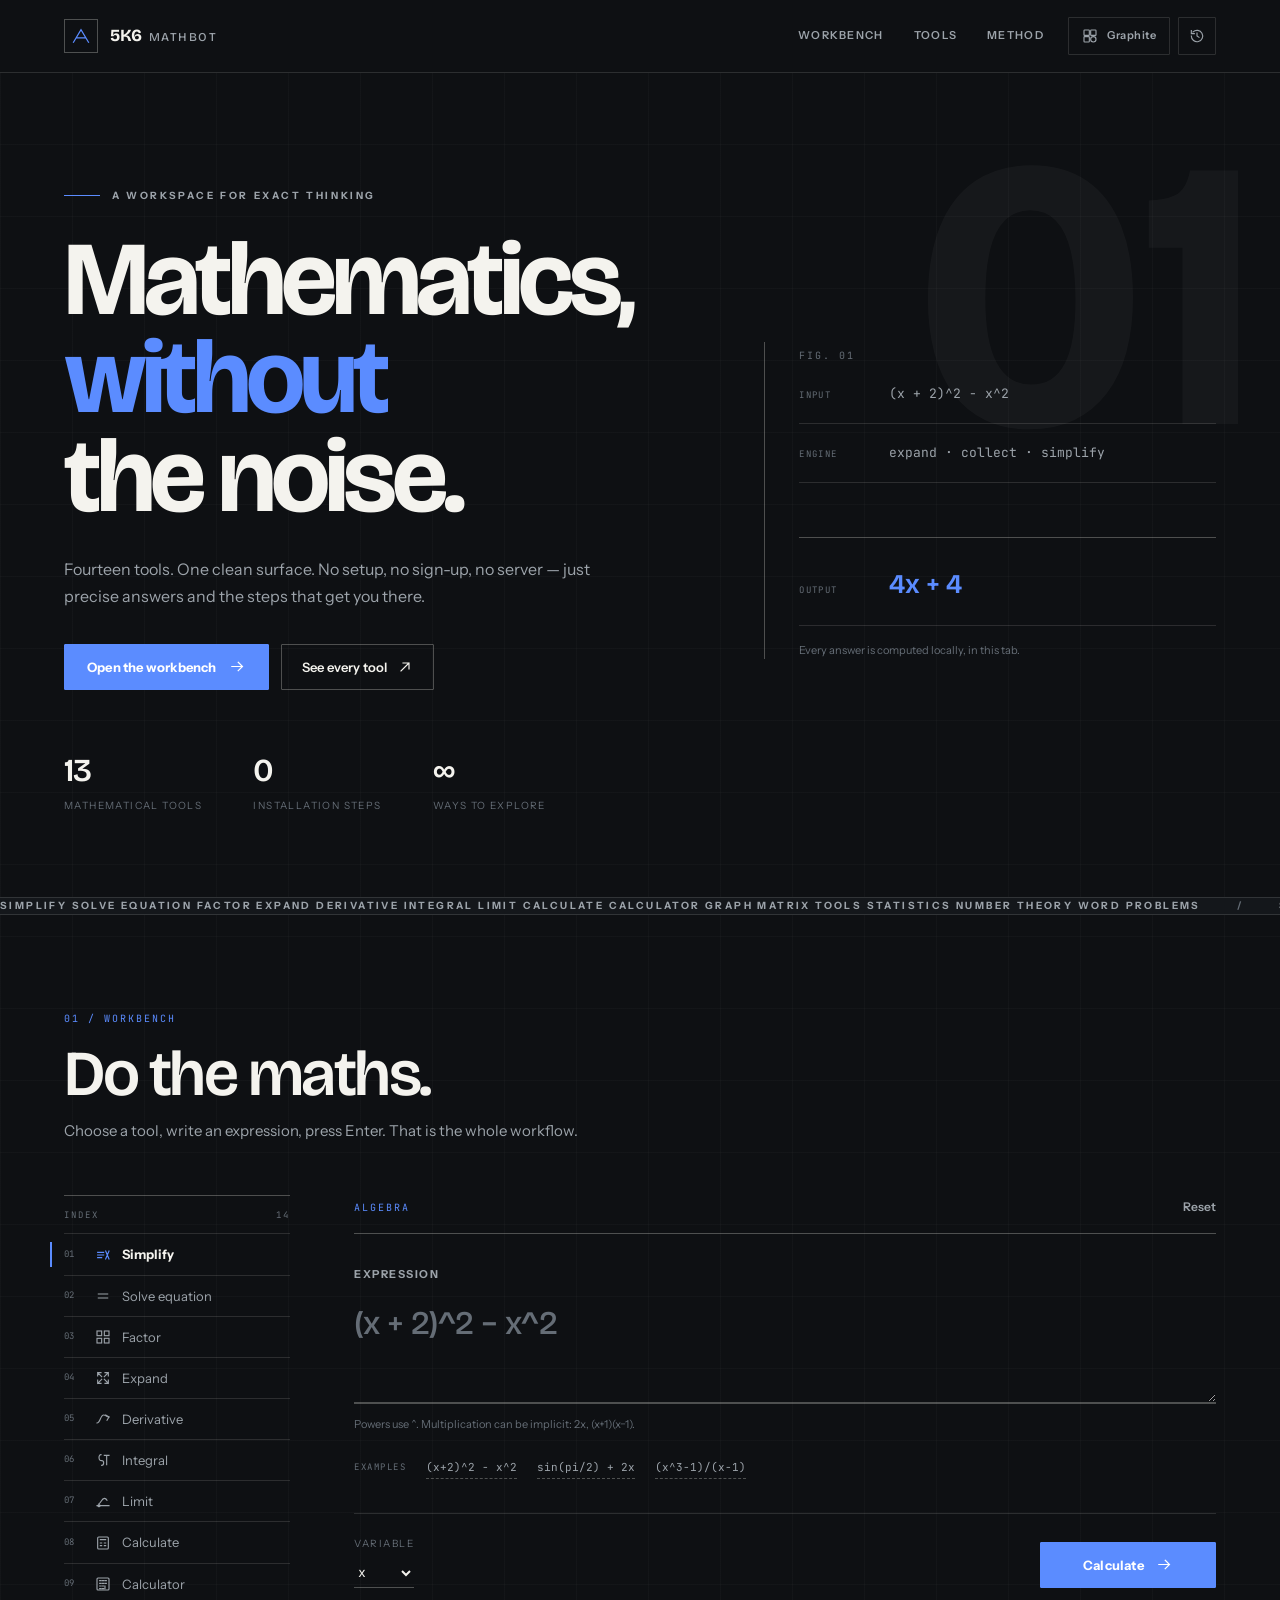
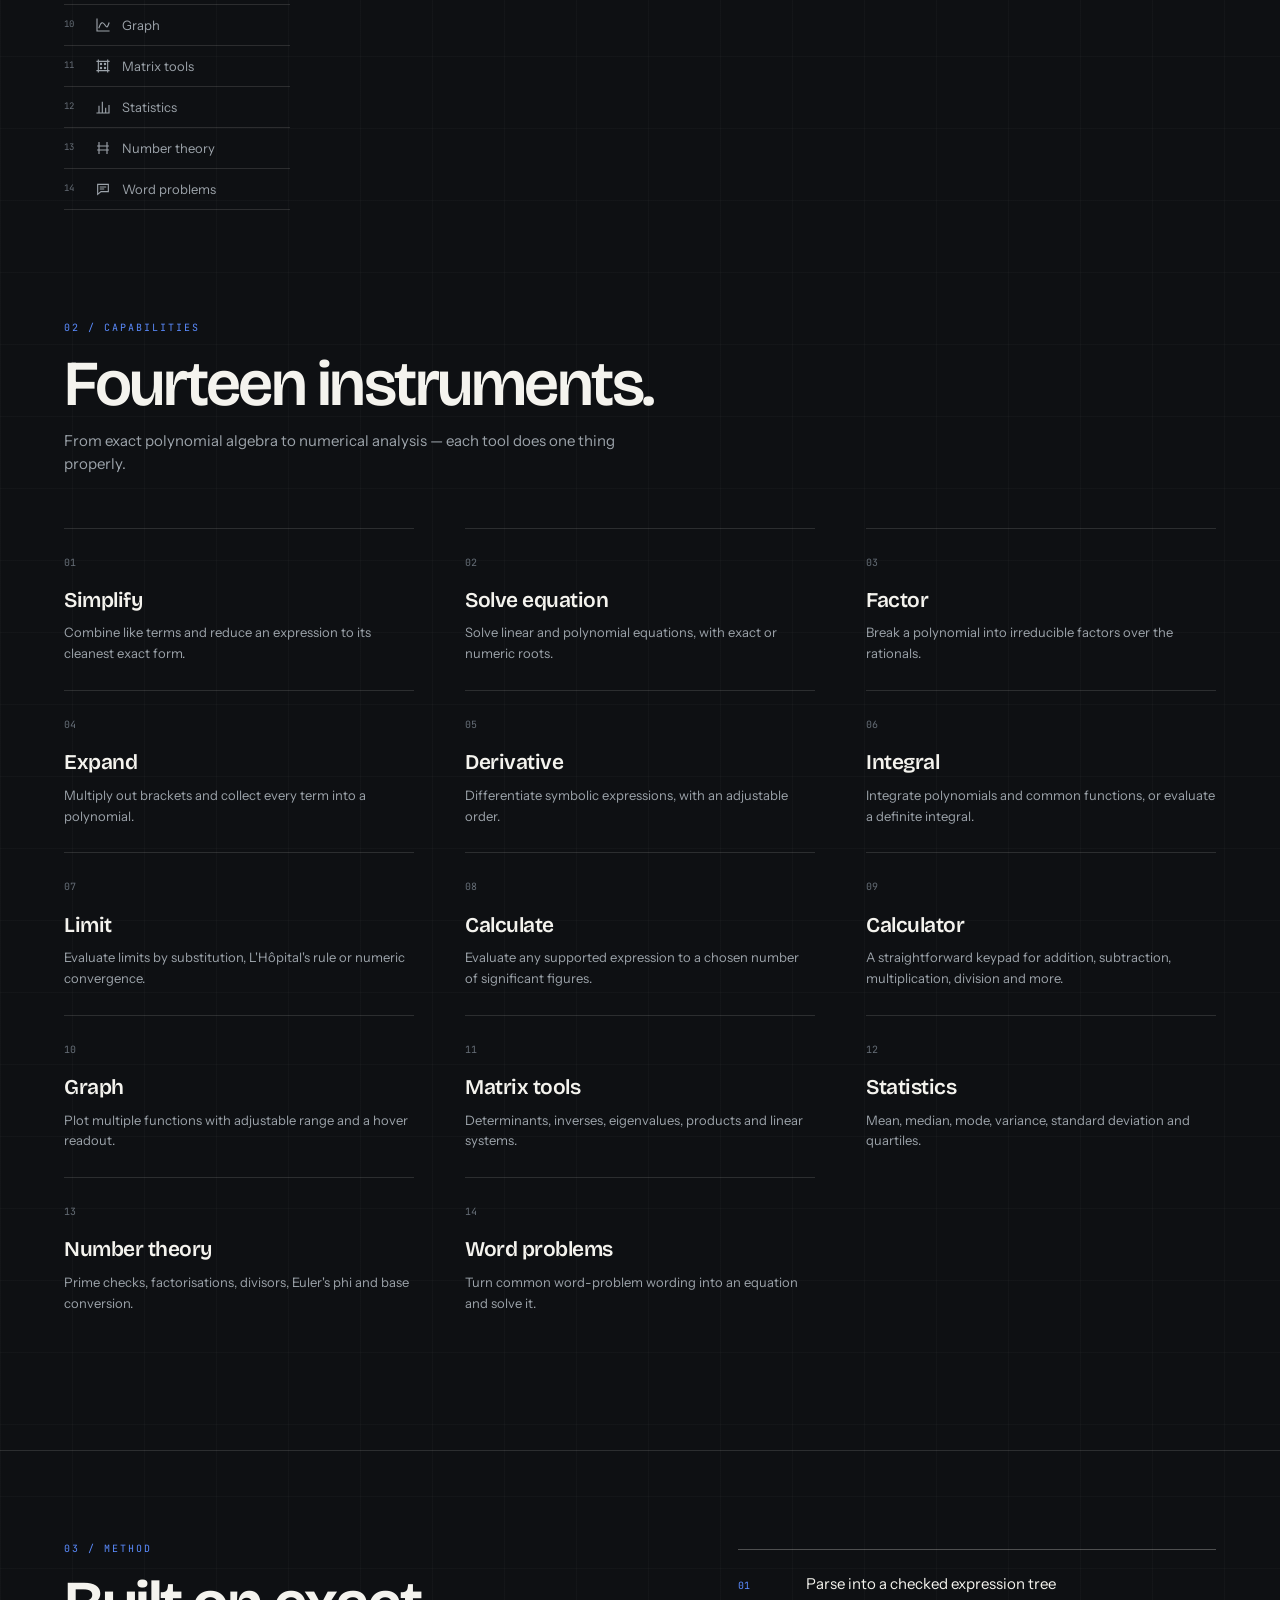
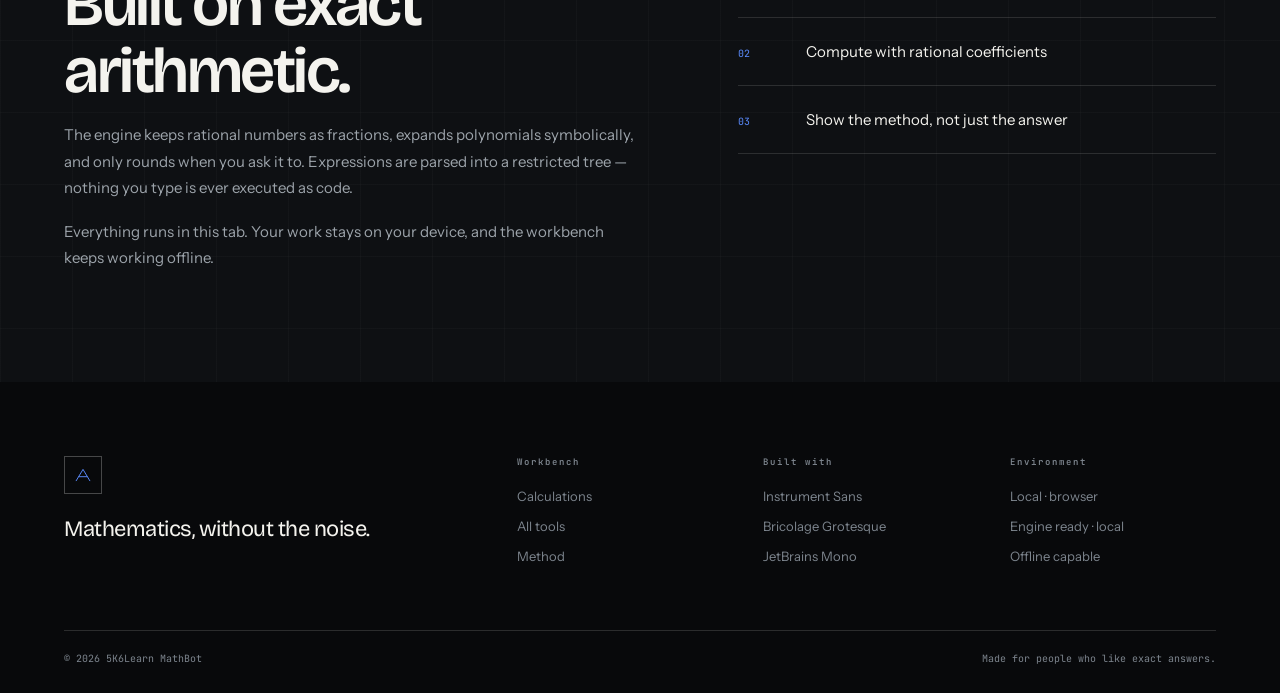
<file: frontend/index.html>
<!doctype html>
<html lang="en" data-palette="graphite">
<head>
<meta charset="utf-8">
<meta name="viewport" content="width=device-width, initial-scale=1, viewport-fit=cover">
<meta name="description" content="5K6Learn MathBot — a precise mathematics workbench that runs entirely in your browser.">
<title>5K6Learn MathBot — Mathematics, without the noise</title>
<link rel="icon" href="data:image/svg+xml,%3Csvg xmlns='http://www.w3.org/2000/svg' viewBox='0 0 64 64'%3E%3Crect width='64' height='64' fill='%230e1013'/%3E%3Cpath d='M14 46 32 14l18 32M21 36h22' stroke='%235b8cff' stroke-width='5' fill='none'/%3E%3C/svg%3E">
<link rel="stylesheet" href="css/fonts.css">
<link rel="stylesheet" href="css/base.css">
<link rel="stylesheet" href="css/palettes.css">
<link rel="stylesheet" href="css/layout.css">
<link rel="stylesheet" href="css/components.css">
</head>
<body>

<!-- Icon library: stroke-based, no emoji or glyph characters -->
<svg class="icon-sprite" aria-hidden="true" xmlns="http://www.w3.org/2000/svg">
  <symbol id="i-logo" viewBox="0 0 32 32"><path d="M4 26 16 6l12 20M9 19h14"/></symbol>
  <symbol id="i-arrow-right" viewBox="0 0 24 24"><path d="M4 12h15M13 6l6 6-6 6"/></symbol>
  <symbol id="i-arrow-diag" viewBox="0 0 24 24"><path d="M6 18 18 6M9 6h9v9"/></symbol>
  <symbol id="i-swatches" viewBox="0 0 24 24"><rect x="3" y="3" width="8" height="8" rx="1"/><rect x="13" y="3" width="8" height="8" rx="1"/><rect x="3" y="13" width="8" height="8" rx="1"/><circle cx="17" cy="17" r="4"/></symbol>
  <symbol id="i-history" viewBox="0 0 24 24"><path d="M3.5 12a8.5 8.5 0 1 0 2.6-6.1M3.5 4v4.5H8M12 7.5V12l3 2"/></symbol>
  <symbol id="i-close" viewBox="0 0 24 24"><path d="M6 6l12 12M18 6 6 18"/></symbol>
  <symbol id="i-copy" viewBox="0 0 24 24"><rect x="8" y="8" width="12" height="12" rx="1.5"/><path d="M16 8V6a2 2 0 0 0-2-2H6a2 2 0 0 0-2 2v8a2 2 0 0 0 2 2h2"/></symbol>
  <symbol id="i-bookmark" viewBox="0 0 24 24"><path d="M6 4h12v17l-6-4-6 4z"/></symbol>
  <symbol id="i-reset" viewBox="0 0 24 24"><path d="M20 6v5h-5M4 18v-5h5"/><path d="M19 11a7 7 0 0 0-12-3L4 11M5 13a7 7 0 0 0 12 3l3-3"/></symbol>
  <symbol id="i-trash" viewBox="0 0 24 24"><path d="M4 7h16M9 7V5h6v2M6 7l1 13h10l1-13M10 11v5M14 11v5"/></symbol>
  <symbol id="i-search" viewBox="0 0 24 24"><circle cx="11" cy="11" r="6.5"/><path d="m16 16 4.5 4.5"/></symbol>
  <symbol id="i-chevron" viewBox="0 0 24 24"><path d="m8 10 4 4 4-4"/></symbol>
  <symbol id="i-simplify" viewBox="0 0 24 24"><path d="M4 8h9M4 12h9M4 16h6M16 6l5 12M21 6 16 18"/></symbol>
  <symbol id="i-solve" viewBox="0 0 24 24"><path d="M5 9h14M5 15h14"/></symbol>
  <symbol id="i-factor" viewBox="0 0 24 24"><rect x="3" y="3" width="7" height="7"/><rect x="14" y="3" width="7" height="7"/><rect x="3" y="14" width="7" height="7"/><rect x="14" y="14" width="7" height="7"/></symbol>
  <symbol id="i-expand" viewBox="0 0 24 24"><path d="M9 4H4v5M15 4h5v5M9 20H4v-5M15 20h5v-5M4 4l6 6M20 4l-6 6M4 20l6-6M20 20l-6-6"/></symbol>
  <symbol id="i-derivative" viewBox="0 0 24 24"><path d="M3 18c5 0 5-12 10-12 3 0 4 3 8 3"/><path d="m16 6 5 3-3 5"/></symbol>
  <symbol id="i-integral" viewBox="0 0 24 24"><path d="M9 4c-2 0-3 2-3 4 0 5 2 5 4 5 2 0 3 1 3 3 0 2-1 4-3 4"/><path d="M14 5h7M17.5 5v14"/></symbol>
  <symbol id="i-limit" viewBox="0 0 24 24"><path d="M3 19h18M6 16c3-1 4-8 8-8 2 0 3 1 4 3"/><circle cx="6" cy="19" r="1.5"/></symbol>
  <symbol id="i-calculate" viewBox="0 0 24 24"><rect x="4" y="3" width="16" height="18" rx="1.5"/><path d="M8 7h8M8 12h2M14 12h2M8 16h2M14 16h2"/></symbol>
  <symbol id="i-keypad" viewBox="0 0 24 24"><rect x="3" y="3" width="18" height="18" rx="1.5"/><path d="M7 7h2M11 7h2M15 7h2M7 11h2M11 11h2M15 11h2M7 15h2M11 15h2M15 15v4M7 19h2M11 19h2"/></symbol>
  <symbol id="i-backspace" viewBox="0 0 24 24"><path d="M9 5h11a2 2 0 0 1 2 2v10a2 2 0 0 1-2 2H9L2 12z"/><path d="m12 9 6 6M18 9l-6 6"/></symbol>
  <symbol id="i-graph" viewBox="0 0 24 24"><path d="M3 3v18h18"/><path d="M6 16c3-9 6-9 9-4s4 3 6-3"/></symbol>
  <symbol id="i-matrix" viewBox="0 0 24 24"><path d="M5 3v18M19 3v18M3 5h18M3 19h18"/><circle cx="9" cy="9" r="1"/><circle cx="15" cy="9" r="1"/><circle cx="9" cy="15" r="1"/><circle cx="15" cy="15" r="1"/></symbol>
  <symbol id="i-stats" viewBox="0 0 24 24"><path d="M3 21h18M6 21V11M11 21V5M16 21v-7M21 21v-11"/></symbol>
  <symbol id="i-number" viewBox="0 0 24 24"><path d="M6 4v16M18 4v16M4 9h16M4 15h16"/></symbol>
  <symbol id="i-word" viewBox="0 0 24 24"><path d="M4 5h16v11H9l-5 4z"/><path d="M8 9h8M8 12h5"/></symbol>
  <symbol id="i-check" viewBox="0 0 24 24"><path d="m5 12 4.5 4.5L19 7"/></symbol>
  <symbol id="i-info" viewBox="0 0 24 24"><circle cx="12" cy="12" r="9"/><path d="M12 11v5M12 7.5v.5"/></symbol>
  <symbol id="i-menu" viewBox="0 0 24 24"><path d="M4 7h16M4 12h16M4 17h16"/></symbol>
</svg>

<header class="site-header">
  <div class="header-inner">
    <a class="brand" href="#top" aria-label="5K6Learn MathBot">
      <span class="brand-mark"><svg class="icon"><use href="#i-logo"/></svg></span>
      <span class="brand-text"><b>5K6</b><span>MATHBOT</span></span>
    </a>
    <nav class="main-nav" aria-label="Main navigation">
      <a href="#workbench">Workbench</a>
      <a href="#tools">Tools</a>
      <a href="#method">Method</a>
    </nav>
    <div class="header-actions">
      <div class="palette-wrap">
        <button class="header-btn" id="paletteToggle" aria-label="Colour palette" aria-expanded="false">
          <svg class="icon"><use href="#i-swatches"/></svg><span id="paletteName">Graphite</span>
        </button>
        <div class="palette-menu" id="paletteMenu" hidden></div>
      </div>
      <button class="header-btn icon-only" id="historyToggle" aria-label="History" title="History">
        <svg class="icon"><use href="#i-history"/></svg>
      </button>
      <button class="header-btn icon-only mobile-menu" id="mobileMenu" aria-label="Menu">
        <svg class="icon"><use href="#i-menu"/></svg>
      </button>
    </div>
  </div>
</header>

<main id="top">
  <section class="hero">
    <div class="hero-grid">
      <div class="hero-copy">
        <p class="kicker"><span class="kicker-rule"></span> A WORKSPACE FOR EXACT THINKING</p>
        <h1>Mathematics,<br><span class="accent-word">without</span><br>the noise.</h1>
        <p class="hero-lede"><span id="heroToolCount">Fourteen</span> tools. One clean surface. No setup, no sign-up, no server — just precise answers and the steps that get you there.</p>
        <div class="hero-actions">
          <a class="btn-solid" href="#workbench">Open the workbench <svg class="icon"><use href="#i-arrow-right"/></svg></a>
          <a class="btn-line" href="#tools">See every tool <svg class="icon"><use href="#i-arrow-diag"/></svg></a>
        </div>
        <dl class="hero-facts">
          <div><dt>13</dt><dd>mathematical tools</dd></div>
          <div><dt>0</dt><dd>installation steps</dd></div>
          <div><dt>∞</dt><dd>ways to explore</dd></div>
        </dl>
      </div>
      <div class="hero-demo" aria-hidden="true">
        <span class="demo-index">FIG. 01</span>
        <div class="demo-line"><span>INPUT</span><code>(x + 2)^2 − x^2</code></div>
        <div class="demo-line"><span>ENGINE</span><code>expand · collect · simplify</code></div>
        <div class="demo-line result"><span>OUTPUT</span><code>4x + 4</code></div>
        <p class="demo-caption">Every answer is computed locally, in this tab.</p>
      </div>
    </div>
    <span class="hero-watermark" aria-hidden="true">01</span>
  </section>

  <div class="ticker" aria-hidden="true">
    <div class="ticker-track" id="tickerTrack"></div>
  </div>

  <section class="workbench" id="workbench">
    <div class="section-head">
      <span class="section-number">01 / WORKBENCH</span>
      <h2>Do the maths.</h2>
      <p>Choose a tool, write an expression, press Enter. That is the whole workflow.</p>
    </div>

    <div class="bench-layout">
      <aside class="tool-index" id="toolIndex" aria-label="Tools">
        <div class="tool-index-head"><span>INDEX</span><span id="toolCount">13</span></div>
        <nav class="tool-list" id="toolList"></nav>
      </aside>

      <div class="bench-main">
        <form id="calcForm" novalidate>
          <div class="bench-topline">
            <span class="bench-mode" id="modeLabel">SIMPLIFY</span>
            <button type="button" class="text-btn" id="clearBtn">Reset</button>
          </div>

          <label class="input-label" for="expression" id="inputLabel">Expression</label>
          <div class="input-field">
            <textarea id="expression" rows="2" spellcheck="false" autocomplete="off"
                      placeholder="(x + 2)^2 − x^2" aria-describedby="fieldHint"></textarea>
          </div>
          <p class="field-hint" id="fieldHint">Use ^ for powers. Multiplication can be implicit: 2x, (x+1)(x−1).</p>

          <div class="keypad" id="keypad" hidden></div>

          <div class="extra-fields" id="extraFields"></div>

          <div class="examples" id="examples"></div>

          <div class="bench-controls">
            <div class="control-group" id="variableShell">
              <label for="variable">Variable</label>
              <select id="variable"><option>x</option><option>y</option><option>z</option><option>t</option><option>a</option><option>b</option><option>n</option></select>
            </div>
            <button type="submit" class="btn-solid run-btn" id="solveBtn">
              <span class="run-label">Calculate</span>
              <svg class="icon"><use href="#i-arrow-right"/></svg>
              <span class="spinner" aria-hidden="true"></span>
            </button>
          </div>
        </form>

        <div class="alert" id="errorBox" role="alert" hidden>
          <svg class="icon"><use href="#i-info"/></svg><span id="errorText"></span>
        </div>

        <section class="result" id="resultCard" aria-live="polite" hidden>
          <div class="result-header">
            <div>
              <span class="result-kicker">ANSWER</span>
              <h3 id="resultTitle">Solution</h3>
            </div>
            <div class="result-actions">
              <button class="text-btn" id="saveBtn"><svg class="icon"><use href="#i-bookmark"/></svg> Save</button>
              <button class="text-btn" id="copyBtn"><svg class="icon"><use href="#i-copy"/></svg> Copy</button>
            </div>
          </div>
          <output id="resultText" class="result-output"></output>
          <p class="result-meta" id="resultMeta"></p>

          <div class="graph-block" id="graphPanel" hidden>
            <div class="graph-head">
              <span>PLOT</span>
              <div class="graph-controls">
                <label>x min <input type="number" id="graphXmin" value="-10"></label>
                <label>x max <input type="number" id="graphXmax" value="10"></label>
                <button type="button" class="text-btn" id="graphReset">Reset</button>
              </div>
            </div>
            <div class="canvas-wrap"><canvas id="graphCanvas"></canvas><div class="graph-tooltip" id="graphTooltip" hidden></div></div>
            <div class="legend" id="graphLegend"></div>
          </div>

          <div class="steps-block">
            <h4>Method</h4>
            <ol id="stepsList"></ol>
          </div>
        </section>
      </div>
    </div>
  </section>

  <section class="tools-section" id="tools">
    <div class="section-head">
      <span class="section-number">02 / CAPABILITIES</span>
      <h2><span id="capabilityTitle">Fourteen</span> instruments.</h2>
      <p>From exact polynomial algebra to numerical analysis — each tool does one thing properly.</p>
    </div>
    <div class="capability-grid" id="capabilityGrid"></div>
  </section>

  <section class="method-section" id="method">
    <div class="method-copy">
      <span class="section-number">03 / METHOD</span>
      <h2>Built on exact arithmetic.</h2>
      <p>The engine keeps rational numbers as fractions, expands polynomials symbolically, and only rounds when you ask it to. Expressions are parsed into a restricted tree — nothing you type is ever executed as code.</p>
      <p>Everything runs in this tab. Your work stays on your device, and the workbench keeps working offline.</p>
    </div>
    <div class="method-list">
      <div><span>01</span><p>Parse into a checked expression tree</p></div>
      <div><span>02</span><p>Compute with rational coefficients</p></div>
      <div><span>03</span><p>Show the method, not just the answer</p></div>
    </div>
  </section>
</main>

<footer class="site-footer">
  <div class="footer-top">
    <div class="footer-brand">
      <span class="footer-mark"><svg class="icon"><use href="#i-logo"/></svg></span>
      <p>Mathematics, without the noise.</p>
    </div>
    <div class="footer-col"><h4>Workbench</h4><a href="#workbench">Calculations</a><a href="#tools">All tools</a><a href="#method">Method</a></div>
    <div class="footer-col"><h4>Built with</h4><span>Instrument Sans</span><span>Bricolage Grotesque</span><span>JetBrains Mono</span></div>
    <div class="footer-col"><h4>Environment</h4><span>Local · browser</span><span id="footerStatus">Engine ready</span><span>Offline capable</span></div>
  </div>
  <div class="footer-bottom"><span>© <span id="year"></span> 5K6Learn MathBot</span><span>Made for people who like exact answers.</span></div>
</footer>

<aside class="history-drawer" id="historyDrawer" aria-label="History" hidden>
  <div class="drawer-head"><span>HISTORY</span><button class="text-btn" id="historyClose"><svg class="icon"><use href="#i-close"/></svg></button></div>
  <div class="drawer-tools"><input type="search" id="historySearch" placeholder="Search…"><button class="text-btn" id="historyClear"><svg class="icon"><use href="#i-trash"/></svg></button></div>
  <div class="history-list" id="historyList"></div>
</aside>
<div class="drawer-scrim" id="drawerScrim" hidden></div>
<div class="toast" id="toast" role="status" aria-live="polite"></div>

<script src="js/vendor/math.js"></script>
<script src="js/api.js"></script>
<script src="js/config.js"></script>
<script src="js/engine.js"></script>
<script src="js/graph.js"></script>
<script src="js/history.js"></script>
<script src="js/ui.js"></script>
<script src="js/app.js"></script>
</body>
</html>
</file>
<file: frontend/css/fonts.css>
/* Locally bundled typefaces — the site works fully offline. */

@font-face {
  font-family: "Bricolage Grotesque";
  src: url("../fonts/bricolage-grotesque-1.woff2") format("woff2");
  font-weight: 400 800;
  font-style: normal;
  font-display: swap;
}

@font-face {
  font-family: "Instrument Sans";
  src: url("../fonts/instrument-sans-2.woff2") format("woff2");
  font-weight: 400 700;
  font-style: normal;
  font-display: swap;
}

@font-face {
  font-family: "JetBrains Mono";
  src: url("../fonts/jetbrains-mono-3.woff2") format("woff2");
  font-weight: 400;
  font-style: normal;
  font-display: swap;
}

@font-face {
  font-family: "JetBrains Mono";
  src: url("../fonts/jetbrains-mono-4.woff2") format("woff2");
  font-weight: 600;
  font-style: normal;
  font-display: swap;
}
</file>
<file: frontend/css/base.css>
*, *::before, *::after { box-sizing: border-box; }

html { scroll-behavior: smooth; -webkit-text-size-adjust: 100%; }

body {
  margin: 0;
  min-height: 100vh;
  background-color: var(--bg);
  background-image: linear-gradient(var(--grid) 1px, transparent 1px), linear-gradient(90deg, var(--grid) 1px, transparent 1px);
  background-size: 72px 72px;
  color: var(--ink);
  font-family: "Instrument Sans", system-ui, sans-serif;
  font-size: 15px;
  line-height: 1.55;
  -webkit-font-smoothing: antialiased;
  transition: background-color .25s, color .25s;
}

h1, h2, h3, h4, p, dl, dd, dt, ol { margin: 0; }
a { color: inherit; text-decoration: none; }
button, input, select, textarea { font: inherit; color: inherit; }
button, a, select { touch-action: manipulation; -webkit-tap-highlight-color: transparent; }
button { cursor: pointer; }
[hidden], .hidden { display: none !important; }

.icon-sprite { position: absolute; width: 0; height: 0; overflow: hidden; }
.icon {
  width: 18px; height: 18px;
  fill: none; stroke: currentColor; stroke-width: 1.7;
  stroke-linecap: square; stroke-linejoin: miter;
  flex: none;
}

::selection { background: var(--accent); color: var(--accent-ink); }
:focus-visible { outline: 2px solid var(--accent); outline-offset: 3px; }

* { scrollbar-width: thin; scrollbar-color: var(--line-strong) transparent; }
::-webkit-scrollbar { width: 8px; height: 8px; }
::-webkit-scrollbar-track { background: transparent; }
::-webkit-scrollbar-thumb { background: var(--line-strong); }

@media (prefers-reduced-motion: reduce) {
  *, *::before, *::after { animation-duration: .01ms !important; transition-duration: .01ms !important; scroll-behavior: auto !important; }
}
</file>
<file: frontend/css/palettes.css>
/* Five complete, professional colour systems. Flat colours only. */

:root,
[data-palette="graphite"] {
  --bg: #0e1013;
  --bg-2: #14171b;
  --surface: #171a1f;
  --ink: #f4f3ee;
  --muted: #9ca3aa;
  --faint: #656d76;
  --line: rgba(244,243,238,.13);
  --line-strong: rgba(244,243,238,.28);
  --grid: rgba(244,243,238,.022);
  --accent: #5b8cff;
  --accent-ink: #ffffff;
  --accent-soft: rgba(91,140,255,.13);
  --footer-bg: #08090b;
  --footer-ink: #f4f3ee;
  --footer-muted: #7d858e;
  --palette-light: 0;
  --name: "Graphite";
}

[data-palette="paper"] {
  --bg: #f5f2eb;
  --bg-2: #ece7dc;
  --surface: #efebe2;
  --ink: #1b1d1f;
  --muted: #67645e;
  --faint: #96928a;
  --line: rgba(27,29,31,.15);
  --line-strong: rgba(27,29,31,.32);
  --grid: rgba(27,29,31,.022);
  --accent: #b4462d;
  --accent-ink: #ffffff;
  --accent-soft: rgba(180,70,45,.09);
  --footer-bg: #1b1d1f;
  --footer-ink: #f5f2eb;
  --footer-muted: #97948d;
  --palette-light: 1;
  --name: "Paper";
}

[data-palette="arctic"] {
  --bg: #f3f6f8;
  --bg-2: #e7edf2;
  --surface: #e9eff3;
  --ink: #14212e;
  --muted: #5d6c79;
  --faint: #91a0ac;
  --line: rgba(20,33,46,.14);
  --line-strong: rgba(20,33,46,.3);
  --grid: rgba(20,33,46,.022);
  --accent: #0b6f9c;
  --accent-ink: #ffffff;
  --accent-soft: rgba(11,111,156,.08);
  --footer-bg: #14212e;
  --footer-ink: #f3f6f8;
  --footer-muted: #8c9aa6;
  --palette-light: 1;
  --name: "Arctic";
}

[data-palette="forest"] {
  --bg: #111a16;
  --bg-2: #17231c;
  --surface: #19251e;
  --ink: #eef2e9;
  --muted: #9bad9d;
  --faint: #6b7e6e;
  --line: rgba(238,242,233,.13);
  --line-strong: rgba(238,242,233,.28);
  --grid: rgba(238,242,233,.022);
  --accent: #8cc77e;
  --accent-ink: #102015;
  --accent-soft: rgba(140,199,126,.12);
  --footer-bg: #0a110d;
  --footer-ink: #eef2e9;
  --footer-muted: #7f9182;
  --palette-light: 0;
  --name: "Forest";
}

[data-palette="copper"] {
  --bg: #f4efe8;
  --bg-2: #ebe3d7;
  --surface: #eee7dc;
  --ink: #2a211b;
  --muted: #76685d;
  --faint: #a4988d;
  --line: rgba(42,33,27,.15);
  --line-strong: rgba(42,33,27,.32);
  --grid: rgba(42,33,27,.022);
  --accent: #b4622d;
  --accent-ink: #ffffff;
  --accent-soft: rgba(180,98,45,.09);
  --footer-bg: #2a211b;
  --footer-ink: #f4efe8;
  --footer-muted: #a89a8f;
  --palette-light: 1;
  --name: "Copper";
}
</file>
<file: frontend/css/layout.css>
/* Editorial structure — rules and whitespace instead of cards. */

.site-header {
  position: sticky; top: 0; z-index: 50;
  padding-top: env(safe-area-inset-top, 0px);
  background: var(--bg);
  border-bottom: 1px solid var(--line);
}
.header-inner {
  max-width: 1400px; margin: 0 auto;
  height: 72px; padding: 0 clamp(20px, 5vw, 72px);
  display: flex; align-items: center; justify-content: space-between; gap: 24px;
}
.brand { display: flex; align-items: center; gap: 12px; }
.brand-mark {
  width: 34px; height: 34px; display: grid; place-items: center;
  border: 1px solid var(--line-strong); color: var(--accent);
}
.brand-mark .icon { width: 20px; height: 20px; stroke-width: 2; }
.brand-text { display: flex; align-items: baseline; gap: 7px; font-family: "Bricolage Grotesque", sans-serif; font-size: 17px; letter-spacing: -.5px; }
.brand-text b { font-weight: 700; }
.brand-text span { font-weight: 500; color: var(--muted); letter-spacing: 1.5px; font-size: 12px; }

.main-nav { display: flex; align-items: center; gap: 30px; margin-left: auto; }
.main-nav a { font-size: 11px; font-weight: 600; letter-spacing: 1.3px; text-transform: uppercase; color: var(--muted); padding: 6px 0; border-bottom: 1px solid transparent; transition: color .2s, border-color .2s; }
.main-nav a:hover { color: var(--ink); border-color: var(--accent); }
.header-actions { display: flex; align-items: center; gap: 8px; }

/* Hero ------------------------------------------------------------------ */
.hero { position: relative; max-width: 1400px; margin: 0 auto; padding: clamp(64px, 9vw, 132px) clamp(20px, 5vw, 72px) 84px; overflow: hidden; }
.hero-watermark {
  position: absolute; right: 2%; top: 4%; z-index: 0;
  font-family: "Bricolage Grotesque", sans-serif; font-size: clamp(190px, 30vw, 430px);
  font-weight: 700; line-height: 1; color: var(--ink); opacity: .035; pointer-events: none;
}
.hero-grid { position: relative; z-index: 1; display: grid; grid-template-columns: minmax(0, 1.15fr) minmax(290px, .85fr); gap: clamp(40px, 7vw, 110px); align-items: center; }
.kicker { display: flex; align-items: center; gap: 12px; font-size: 10px; font-weight: 700; letter-spacing: 2.6px; color: var(--muted); }
.kicker-rule { width: 36px; height: 1px; background: var(--accent); }
.hero h1 {
  font-family: "Bricolage Grotesque", sans-serif;
  font-size: clamp(52px, 8.2vw, 116px); font-weight: 700; letter-spacing: -5px;
  line-height: .94; margin: 26px 0 30px;
}
.accent-word { color: var(--accent); }
.hero-lede { max-width: 540px; font-size: 16px; line-height: 1.7; color: var(--muted); }
.hero-actions { display: flex; flex-wrap: wrap; gap: 12px; margin-top: 34px; }
.hero-facts { display: flex; flex-wrap: wrap; gap: clamp(24px, 4vw, 54px); margin-top: 56px; }
.hero-facts div { display: flex; flex-direction: column; gap: 2px; }
.hero-facts dt { font-family: "Bricolage Grotesque", sans-serif; font-size: 32px; font-weight: 600; letter-spacing: -1px; }
.hero-facts dd { font-size: 10px; letter-spacing: 1.4px; text-transform: uppercase; color: var(--faint); }

.hero-demo { border-left: 1px solid var(--line-strong); padding-left: clamp(20px, 3vw, 34px); }
.demo-index { font-family: "JetBrains Mono", monospace; font-size: 10px; letter-spacing: 2px; color: var(--faint); }
.demo-line { display: grid; grid-template-columns: 76px 1fr; gap: 14px; align-items: baseline; padding: 19px 0; border-bottom: 1px solid var(--line); }
.demo-line span { font-family: "JetBrains Mono", monospace; font-size: 9px; letter-spacing: 1.3px; color: var(--faint); }
.demo-line code { font-family: "JetBrains Mono", monospace; font-size: 13px; color: var(--muted); word-break: break-word; }
.demo-line.result code { font-family: "Bricolage Grotesque", sans-serif; font-size: 27px; font-weight: 600; color: var(--accent); }
.demo-caption { margin-top: 16px; font-size: 11px; color: var(--faint); }

/* Ticker ---------------------------------------------------------------- */
.ticker { overflow: hidden; border-top: 1px solid var(--line); border-bottom: 1px solid var(--line); background: var(--bg-2); }
.ticker-track { display: flex; align-items: center; white-space: nowrap; animation: marquee 42s linear infinite; }
.ticker-track span { font-size: 10px; font-weight: 700; letter-spacing: 2.4px; text-transform: uppercase; color: var(--muted); }
.ticker-track span::after { content: "/"; margin: 0 36px; color: var(--faint); }
@keyframes marquee { to { transform: translateX(-50%); } }

/* Workbench ------------------------------------------------------------- */
.workbench { max-width: 1400px; margin: 0 auto; padding: 96px clamp(20px, 5vw, 72px) 110px; }
.section-head { margin-bottom: 52px; }
.section-number { display: block; font-family: "JetBrains Mono", monospace; font-size: 10px; letter-spacing: 2px; color: var(--accent); }
.section-head h2, .method-copy h2 { font-family: "Bricolage Grotesque", sans-serif; font-size: clamp(36px, 5vw, 64px); font-weight: 600; letter-spacing: -2.5px; line-height: 1.05; margin: 14px 0 12px; }
.section-head p { max-width: 580px; color: var(--muted); font-size: 15px; }

.bench-layout { display: grid; grid-template-columns: 226px minmax(0, 1fr); gap: clamp(32px, 5vw, 80px); align-items: start; }
.tool-index { position: sticky; top: 96px; border-top: 1px solid var(--line-strong); }
.tool-index-head { display: flex; justify-content: space-between; padding: 13px 0 11px; font-family: "JetBrains Mono", monospace; font-size: 9px; letter-spacing: 2px; color: var(--faint); border-bottom: 1px solid var(--line); }
.tool-list { display: flex; flex-direction: column; }
.tool-item { position: relative; display: flex; align-items: center; gap: 11px; padding: 10px 0; border-bottom: 1px solid var(--line); color: var(--muted); background: none; border-left: 0; border-right: 0; border-top: 0; text-align: left; width: 100%; transition: color .18s, transform .18s; }
.tool-item .tool-no { font-family: "JetBrains Mono", monospace; font-size: 9px; color: var(--faint); width: 20px; }
.tool-item .icon { width: 16px; height: 16px; }
.tool-item .tool-name { font-size: 13px; flex: 1; }
.tool-item:hover { color: var(--ink); transform: translateX(4px); }
.tool-item.active { color: var(--ink); }
.tool-item.active .tool-name { font-weight: 700; }
.tool-item.active::before { content: ""; position: absolute; left: -14px; top: 8px; bottom: 8px; width: 2px; background: var(--accent); }
.tool-item.active .icon { color: var(--accent); }

.bench-main { min-width: 0; }
.bench-topline { display: flex; align-items: center; justify-content: space-between; gap: 16px; padding-bottom: 13px; margin-bottom: 32px; border-bottom: 1px solid var(--line-strong); }
.bench-mode { font-family: "JetBrains Mono", monospace; font-size: 10px; letter-spacing: 2px; color: var(--accent); }
.input-label { display: block; font-size: 11px; font-weight: 700; letter-spacing: 1.5px; text-transform: uppercase; color: var(--muted); margin-bottom: 6px; }
.input-field textarea {
  display: block; width: 100%; min-height: 78px; max-height: 260px;
  border: 0; border-bottom: 2px solid var(--line-strong); border-radius: 0;
  background: transparent; color: var(--ink); resize: vertical; outline: none;
  font-family: "Bricolage Grotesque", sans-serif; font-size: clamp(21px, 3vw, 33px); font-weight: 500; letter-spacing: -.6px; line-height: 1.35;
  padding: 12px 0; transition: border-color .2s;
}
.input-field textarea::placeholder { color: var(--faint); }
.input-field textarea:focus { border-color: var(--accent); }
.field-hint { margin-top: 12px; font-size: 11px; color: var(--faint); }

.examples { display: flex; flex-wrap: wrap; gap: 8px 20px; margin-top: 24px; }
.examples .example { background: none; border: 0; border-bottom: 1px dashed var(--line-strong); padding: 2px 0; color: var(--muted); font-family: "JetBrains Mono", monospace; font-size: 11px; }
.examples .example:hover { color: var(--accent); border-color: var(--accent); }
.examples .examples-label { font-family: "JetBrains Mono", monospace; font-size: 9px; letter-spacing: 1.5px; color: var(--faint); text-transform: uppercase; align-self: center; }

.bench-controls { display: flex; align-items: flex-end; justify-content: space-between; gap: 20px; flex-wrap: wrap; margin-top: 34px; padding-top: 22px; border-top: 1px solid var(--line); }
.control-group { display: flex; flex-direction: column; gap: 6px; }
.control-group label { font-size: 10px; letter-spacing: 1.5px; text-transform: uppercase; color: var(--faint); }
.control-group select { border: 0; border-bottom: 1px solid var(--line-strong); background: transparent; padding: 5px 22px 5px 0; font-family: "JetBrains Mono", monospace; font-size: 13px; outline: none; }

/* Result ---------------------------------------------------------------- */
.result { margin-top: 54px; border-top: 1px solid var(--line-strong); padding-top: 26px; animation: appear .3s ease both; }
@keyframes appear { from { opacity: 0; transform: translateY(8px); } to { opacity: 1; transform: none; } }
.result-header { display: flex; justify-content: space-between; align-items: flex-start; gap: 16px; }
.result-kicker { font-family: "JetBrains Mono", monospace; font-size: 9px; letter-spacing: 2px; color: var(--accent); }
.result-header h3 { font-family: "Bricolage Grotesque", sans-serif; font-size: 22px; font-weight: 600; margin-top: 4px; }
.result-actions { display: flex; gap: 16px; }
.result-output { display: block; margin: 26px 0 14px; padding-left: 22px; border-left: 3px solid var(--accent); font-family: "Bricolage Grotesque", sans-serif; font-size: clamp(26px, 4vw, 46px); font-weight: 600; letter-spacing: -1px; line-height: 1.25; white-space: pre-wrap; word-break: break-word; }
.result-meta { font-family: "JetBrains Mono", monospace; font-size: 9px; letter-spacing: 1.4px; text-transform: uppercase; color: var(--faint); }
.steps-block { margin-top: 38px; }
.steps-block h4 { font-family: "JetBrains Mono", monospace; font-size: 9px; letter-spacing: 2px; text-transform: uppercase; color: var(--muted); padding-bottom: 12px; border-bottom: 1px solid var(--line); }
.steps { list-style: none; padding: 0; counter-reset: step; }
.steps li { counter-increment: step; display: grid; grid-template-columns: 44px 1fr; gap: 12px; padding: 15px 0; border-bottom: 1px solid var(--line); font-size: 14px; color: var(--muted); line-height: 1.6; }
.steps li::before { content: counter(step, decimal-leading-zero); font-family: "JetBrains Mono", monospace; font-size: 10px; color: var(--accent); padding-top: 4px; }

/* Other sections -------------------------------------------------------- */
.tools-section { max-width: 1400px; margin: 0 auto; padding: 0 clamp(20px, 5vw, 72px) 110px; }
.capability-grid { display: grid; grid-template-columns: repeat(3, 1fr); gap: 0 clamp(30px, 4vw, 60px); }
.capability { border-top: 1px solid var(--line); padding: 20px 0 26px; }
.capability .cap-no { font-family: "JetBrains Mono", monospace; font-size: 10px; color: var(--faint); }
.capability h3 { font-family: "Bricolage Grotesque", sans-serif; font-size: 21px; font-weight: 600; margin: 12px 0 6px; letter-spacing: -.5px; }
.capability p { font-size: 13px; color: var(--muted); line-height: 1.6; }

.method-section { max-width: 1400px; margin: 0 auto; padding: 90px clamp(20px, 5vw, 72px) 110px; border-top: 1px solid var(--line); display: grid; grid-template-columns: 1.1fr .9fr; gap: clamp(40px, 7vw, 110px); }
.method-copy p { color: var(--muted); max-width: 580px; margin-top: 18px; font-size: 15px; line-height: 1.75; }
.method-list > div { display: grid; grid-template-columns: 54px 1fr; gap: 14px; padding: 22px 0; border-bottom: 1px solid var(--line); align-items: baseline; }
.method-list > div:first-child { border-top: 1px solid var(--line-strong); margin-top: 8px; }
.method-list span { font-family: "JetBrains Mono", monospace; font-size: 10px; color: var(--accent); }
.method-list p { font-size: 15px; }

.site-footer { background: var(--footer-bg); color: var(--footer-ink); padding: 74px clamp(20px, 5vw, 72px) calc(26px + env(safe-area-inset-bottom, 0px)); }
.footer-top { max-width: 1400px; margin: 0 auto; display: grid; grid-template-columns: 2fr 1fr 1fr 1fr; gap: 40px; }
.footer-mark { width: 38px; height: 38px; display: grid; place-items: center; border: 1px solid rgba(255,255,255,.25); color: var(--accent); }
.footer-brand p { font-family: "Bricolage Grotesque", sans-serif; font-size: 22px; margin-top: 18px; letter-spacing: -.5px; }
.footer-col { display: flex; flex-direction: column; gap: 10px; }
.footer-col h4 { font-family: "JetBrains Mono", monospace; font-size: 9px; letter-spacing: 2px; color: var(--footer-muted); margin-bottom: 6px; }
.footer-col a, .footer-col span { font-size: 13px; color: var(--footer-muted); }
.footer-col a:hover { color: var(--footer-ink); }
.footer-bottom { max-width: 1400px; margin: 64px auto 0; padding-top: 20px; border-top: 1px solid rgba(255,255,255,.14); display: flex; justify-content: space-between; gap: 16px; font-family: "JetBrains Mono", monospace; font-size: 10px; color: var(--footer-muted); }

/* Mobile ---------------------------------------------------------------- */
@media (max-width: 960px) {
  .hero-grid { grid-template-columns: 1fr; }
  .hero-demo { max-width: 560px; }
  .bench-layout { grid-template-columns: minmax(0, 1fr); }
  .tool-index { position: static; min-width: 0; max-width: 100%; }
  .tool-list {
    flex-direction: row; overflow-x: auto; min-width: 0; max-width: 100%;
    padding-bottom: 8px; gap: 16px; scroll-snap-type: x proximity;
    -webkit-overflow-scrolling: touch;
  }
  .tool-item { width: auto; flex: none; border-bottom: 0; padding: 10px 0; gap: 7px; scroll-snap-align: start; }
  .tool-item.active::before { display: none; }
  .tool-item .tool-no { display: none; }
  .capability-grid { grid-template-columns: repeat(2, 1fr); }
  .method-section { grid-template-columns: 1fr; }
  .footer-top { grid-template-columns: 1fr 1fr; }
}

@media (max-width: 620px) {
  body { overflow-x: hidden; }
  .header-inner { height: 58px; padding: 0 16px; gap: 10px; }
  .main-nav { display: none; }
  .brand-text span { display: none; }
  .brand-text { font-size: 16px; }
  .palette-wrap span#paletteName { display: none; }
  .header-actions { gap: 6px; }

  .hero { padding: 52px 16px 58px; }
  .hero h1 { font-size: clamp(36px, 10.5vw, 52px); letter-spacing: -2px; line-height: .98; overflow-wrap: anywhere; }
  .hero-watermark { display: none; }
  .hero-lede { font-size: 14px; line-height: 1.65; }
  .hero-actions { flex-direction: column; align-items: stretch; margin-top: 28px; }
  .hero-actions a { justify-content: center; }
  .hero-facts { margin-top: 36px; gap: 8px; }
  .hero-facts dt { font-size: 22px; }
  .hero-facts dd { font-size: 7px; letter-spacing: .4px; white-space: nowrap; }
  .hero-demo { padding-left: 14px; }
  .demo-line { grid-template-columns: 62px 1fr; padding: 14px 0; gap: 8px; }
  .demo-line code { font-size: 11px; }
  .demo-line.result code { font-size: 22px; }

  .workbench { padding: 60px 16px 70px; }
  .section-head { margin-bottom: 30px; }
  .section-head h2, .method-copy h2 { font-size: clamp(30px, 8vw, 40px); letter-spacing: -1.5px; }
  .section-head p { font-size: 14px; }
  .tool-index-head { padding: 10px 0; }
  .tool-list { gap: 14px; }
  .tool-item { padding: 12px 0; }
  .bench-topline { margin-bottom: 22px; }
  .input-label { font-size: 10px; }
  .input-field textarea { min-height: 62px; font-size: 22px; }
  .examples { gap: 10px 16px; margin-top: 18px; }
  .example { font-size: 12px; }
  .bench-controls { margin-top: 24px; gap: 14px; }
  .run-btn { width: 100%; }
  .result { margin-top: 38px; }
  .result-output { font-size: clamp(24px, 7vw, 32px); padding-left: 16px; }
  .result-meta { line-height: 1.8; }
  .steps li { grid-template-columns: 30px 1fr; gap: 8px; font-size: 13px; padding: 13px 0; }
  #graphCanvas { aspect-ratio: 10 / 9; }
  .graph-controls { gap: 10px; }
  .graph-controls label { font-size: 9px; }

  .tools-section { padding: 0 16px 70px; }
  .capability-grid { grid-template-columns: 1fr; }
  .capability { padding: 16px 0 20px; }
  .method-section { padding: 58px 16px 70px; gap: 28px; }
  .method-copy p { font-size: 14px; }
  .site-footer { padding: 52px 16px calc(24px + env(safe-area-inset-bottom, 0px)); }
  .footer-top { grid-template-columns: 1fr; gap: 28px; }
  .footer-brand p { font-size: 20px; }
  .footer-bottom { flex-direction: column; margin-top: 40px; }
}

@media (max-width: 380px) {
  .hero h1 { font-size: 34px; }
  .hero-facts { gap: 14px; }
  .header-inner { padding: 0 12px; }
  .key { font-size: 15px; }
}
</file>
<file: frontend/css/components.css>
/* Controls, menus, plot and drawer. */

.btn-solid {
  display: inline-flex; align-items: center; justify-content: center; gap: 12px;
  min-height: 46px; padding: 0 22px;
  border: 1px solid var(--accent); border-radius: 1px;
  background: var(--accent); color: var(--accent-ink);
  font-family: "Instrument Sans", sans-serif; font-size: 13px; font-weight: 700; letter-spacing: .2px;
  transition: transform .18s, opacity .18s, background .18s;
}
.btn-solid:hover { transform: translateY(-2px); opacity: .92; }
.btn-solid:active { transform: translateY(0); }
.btn-solid .icon { width: 17px; height: 17px; }
.btn-line {
  display: inline-flex; align-items: center; gap: 10px;
  min-height: 46px; padding: 0 20px;
  border: 1px solid var(--line-strong); border-radius: 1px;
  background: transparent; color: var(--ink);
  font-size: 13px; font-weight: 600;
  transition: border-color .18s, color .18s;
}
.btn-line:hover { border-color: var(--accent); color: var(--accent); }
.btn-line .icon { width: 16px; height: 16px; }

.header-btn {
  display: inline-flex; align-items: center; gap: 9px;
  height: 38px; padding: 0 13px;
  border: 1px solid var(--line); border-radius: 1px;
  background: transparent; color: var(--muted);
  font-size: 11px; font-weight: 600; letter-spacing: .5px;
  transition: color .18s, border-color .18s;
}
.header-btn:hover { color: var(--ink); border-color: var(--line-strong); }
.header-btn.icon-only { width: 38px; padding: 0; justify-content: center; }
.header-btn .icon { width: 16px; height: 16px; }
.mobile-menu { display: none; }

.palette-wrap { position: relative; }
.palette-menu {
  position: absolute; right: 0; top: 46px; z-index: 60;
  width: 226px; padding: 6px;
  background: var(--bg-2); border: 1px solid var(--line-strong);
  box-shadow: 0 18px 40px rgba(0,0,0,.28);
}
.palette-option { display: flex; align-items: center; gap: 11px; width: 100%; padding: 10px; border: 0; background: none; text-align: left; color: var(--muted); font-size: 13px; }
.palette-option:hover, .palette-option.active { background: var(--surface); color: var(--ink); }
.palette-swatch { width: 26px; height: 26px; flex: none; border: 1px solid var(--line); position: relative; }
.palette-swatch::after { content: ""; position: absolute; right: 0; bottom: 0; width: 12px; height: 12px; background: var(--swatch-accent); }
.palette-option .icon { width: 14px; height: 14px; margin-left: auto; color: var(--accent); opacity: 0; }
.palette-option.active .icon { opacity: 1; }

.text-btn {
  display: inline-flex; align-items: center; gap: 7px;
  padding: 3px 0; border: 0; border-bottom: 1px solid transparent;
  background: none; color: var(--muted); font-size: 12px; font-weight: 600;
  transition: color .18s, border-color .18s;
}
.text-btn:hover { color: var(--accent); border-color: var(--accent); }
.text-btn .icon { width: 14px; height: 14px; }

.extra-fields { display: grid; gap: 14px; margin-top: 22px; }
.extra-fields:empty { display: none; }
.extra-grid { display: grid; grid-template-columns: repeat(auto-fit, minmax(150px, 1fr)); gap: 18px; }
.extra-item { display: flex; flex-direction: column; gap: 7px; }
.extra-item label { font-family: "JetBrains Mono", monospace; font-size: 9px; letter-spacing: 1.3px; text-transform: uppercase; color: var(--faint); }
.extra-item input, .extra-item select {
  width: 100%; height: 38px; padding: 0 10px;
  border: 1px solid var(--line); border-radius: 1px; background: var(--surface);
  font-family: "JetBrains Mono", monospace; font-size: 12px; outline: none;
  transition: border-color .18s;
}
.extra-item input:focus, .extra-item select:focus { border-color: var(--accent); }
.extra-item select option { background: var(--surface); color: var(--ink); }

/* Keypad calculator ----------------------------------------------------- */
.keypad { margin-top: 26px; border: 1px solid var(--line-strong); }
.keypad[hidden] { display: none; }
.keypad-functions { display: grid; grid-template-columns: repeat(5, 1fr); border-bottom: 1px solid var(--line); }
.keypad-grid { display: grid; grid-template-columns: repeat(4, 1fr); }
.key {
  min-height: 56px; padding: 0;
  border: 0; border-right: 1px solid var(--line); border-bottom: 1px solid var(--line);
  background: transparent; color: var(--ink);
  font-family: "JetBrains Mono", monospace; font-size: 17px;
  transition: background .16s, color .16s, opacity .16s;
}
.key:hover { background: var(--accent-soft); color: var(--accent); }
.key:active { background: var(--accent); color: var(--accent-ink); }
.keypad-grid .key:nth-child(4n) { border-right: 0; }
.keypad-grid .key:nth-last-child(-n + 4) { border-bottom: 0; }
.keypad-functions .key { min-height: 40px; font-size: 13px; color: var(--muted); border-bottom: 0; border-right: 1px solid var(--line); }
.keypad-functions .key:last-child { border-right: 0; }
.key-clear { font-size: 12px; color: var(--muted); }
.key-operator, .key-equals { color: var(--accent); }
.key-equals { background: var(--accent); color: var(--accent-ink); }
.key-equals:hover { background: var(--accent); color: var(--accent-ink); opacity: .88; }
.key-back .icon { width: 18px; height: 18px; }
.key-zero { grid-column: span 1; }

.alert { display: flex; align-items: flex-start; gap: 10px; margin-top: 30px; padding: 13px 15px; border-left: 3px solid #d15447; background: rgba(209,84,71,.08); color: var(--ink); font-size: 13px; }
.alert .icon { width: 16px; height: 16px; color: #d15447; }

.run-btn { min-width: 176px; }
.run-btn.is-loading { pointer-events: none; opacity: .75; }
.run-btn.is-loading > .icon, .run-btn.is-loading .run-label { display: none; }
.spinner { display: none; width: 16px; height: 16px; border: 2px solid rgba(255,255,255,.45); border-top-color: #fff; border-radius: 50%; animation: spin .7s linear infinite; }
.run-btn.is-loading .spinner { display: block; }
@keyframes spin { to { transform: rotate(360deg); } }

/* Plot ------------------------------------------------------------------ */
.graph-block { margin-top: 38px; border-top: 1px solid var(--line); border-bottom: 1px solid var(--line); padding: 18px 0 14px; }
.graph-head { display: flex; align-items: center; justify-content: space-between; gap: 14px; flex-wrap: wrap; margin-bottom: 14px; }
.graph-head > span { font-family: "JetBrains Mono", monospace; font-size: 9px; letter-spacing: 2px; color: var(--muted); }
.graph-controls { display: flex; align-items: center; gap: 14px; }
.graph-controls label { display: flex; align-items: center; gap: 6px; font-family: "JetBrains Mono", monospace; font-size: 9px; text-transform: uppercase; color: var(--faint); }
.graph-controls input { width: 62px; height: 28px; padding: 0 6px; border: 1px solid var(--line); background: var(--surface); font-family: "JetBrains Mono", monospace; font-size: 11px; outline: none; }
.graph-controls input:focus { border-color: var(--accent); }
.canvas-wrap { position: relative; }
#graphCanvas { display: block; width: 100%; height: auto; aspect-ratio: 760 / 320; }
.graph-tooltip { position: absolute; z-index: 3; pointer-events: none; padding: 6px 9px; background: var(--ink); color: var(--bg); font-family: "JetBrains Mono", monospace; font-size: 10px; transform: translate(-50%, -130%); white-space: nowrap; }
.legend { display: flex; flex-wrap: wrap; gap: 10px 22px; margin-top: 14px; }
.legend-item { display: inline-flex; align-items: center; gap: 8px; font-family: "JetBrains Mono", monospace; font-size: 10px; color: var(--muted); }
.legend-swatch { width: 18px; height: 2px; }

/* History drawer -------------------------------------------------------- */
.history-drawer { position: fixed; top: 0; right: 0; bottom: 0; z-index: 80; width: min(380px, 92vw); background: var(--bg-2); border-left: 1px solid var(--line-strong); padding: 24px 22px; display: flex; flex-direction: column; transform: translateX(100%); transition: transform .26s ease; }
.history-drawer.open { transform: none; }
.drawer-scrim { position: fixed; inset: 0; z-index: 70; background: rgba(0,0,0,.48); }
.drawer-head { display: flex; align-items: center; justify-content: space-between; padding-bottom: 18px; border-bottom: 1px solid var(--line-strong); }
.drawer-head > span { font-family: "JetBrains Mono", monospace; font-size: 10px; letter-spacing: 2px; }
.drawer-tools { display: flex; gap: 10px; margin: 18px 0; }
.drawer-tools input { flex: 1; min-width: 0; height: 36px; padding: 0 11px; border: 1px solid var(--line); background: var(--surface); outline: none; font-family: "JetBrains Mono", monospace; font-size: 12px; }
.drawer-tools input:focus { border-color: var(--accent); }
.history-list { flex: 1; overflow-y: auto; display: flex; flex-direction: column; }
.history-item { padding: 14px 0; border-bottom: 1px solid var(--line); cursor: pointer; transition: padding-left .18s; }
.history-item:hover { padding-left: 6px; }
.history-item .h-mode { font-family: "JetBrains Mono", monospace; font-size: 9px; letter-spacing: 1.5px; color: var(--accent); text-transform: uppercase; }
.history-item .h-expr { margin: 6px 0 3px; font-family: "JetBrains Mono", monospace; font-size: 11px; color: var(--muted); overflow: hidden; text-overflow: ellipsis; white-space: nowrap; }
.history-item .h-result { font-family: "Bricolage Grotesque", sans-serif; font-size: 16px; overflow: hidden; text-overflow: ellipsis; white-space: nowrap; }
.history-item .h-time { font-family: "JetBrains Mono", monospace; font-size: 9px; color: var(--faint); margin-top: 5px; }
.history-empty { padding: 40px 0; color: var(--faint); font-size: 12px; line-height: 1.7; }

.toast { position: fixed; left: 50%; bottom: 26px; z-index: 100; transform: translate(-50%, 14px); padding: 11px 18px; background: var(--ink); color: var(--bg); font-size: 12px; font-weight: 600; opacity: 0; pointer-events: none; transition: opacity .2s, transform .2s; }
.toast.show { opacity: 1; transform: translate(-50%, 0); }

@media (max-width: 620px) {
  .header-btn { height: 44px; min-width: 44px; padding: 0 10px; }
  .header-btn.icon-only { width: 44px; }
  .text-btn { min-height: 38px; padding: 8px 0; }
  .palette-menu { position: fixed; right: 12px; top: calc(64px + env(safe-area-inset-top, 0px)); width: min(280px, calc(100vw - 24px)); }
  .palette-option { padding: 13px 10px; }
  .keypad-functions .key { min-height: 46px; font-size: 14px; }
  .key { min-height: 54px; }
  .history-drawer { width: 100vw; padding: 24px 20px calc(20px + env(safe-area-inset-bottom, 0px)); }
  .drawer-tools input { height: 42px; }
  .history-item { padding: 16px 0; }
  .graph-tooltip { font-size: 11px; }
  .mobile-menu { display: inline-flex; }
  .main-nav { position: fixed; top: calc(58px + env(safe-area-inset-top, 0px)); left: 0; right: 0; display: none; flex-direction: column; gap: 0; padding: 10px 20px 14px; background: var(--bg-2); border-bottom: 1px solid var(--line); }
  .main-nav.open { display: flex; }
  .main-nav a { padding: 12px 0; border-bottom: 1px solid var(--line); }
}
</file>
